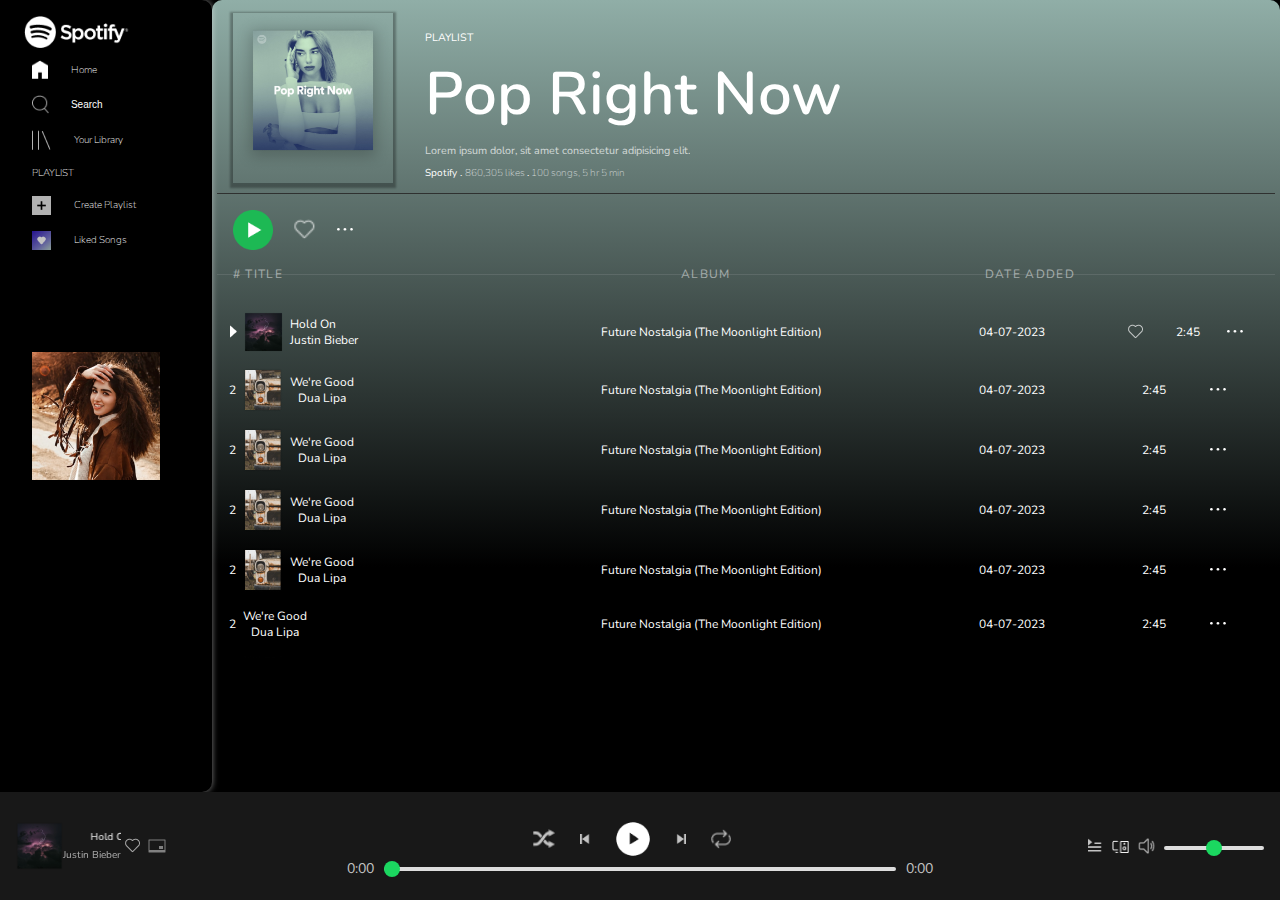
<file: playlist.html>
<!DOCTYPE html>
<html lang="en">

<head>
    <meta charset="UTF-8">
    <meta name="viewport" content="width=device-width, initial-scale=1.0">
    <title>Playlist</title>
    <!-- CSS -->
    <link rel="stylesheet" href="playlist.css">
    <!-- Website Icon -->
    <link rel="shortcut icon" href="./assets/spotify-icon.png" type="image/x-icon">
    <!-- Font link -->
    <link rel="preconnect" href="https://fonts.googleapis.com" />
    <link rel="preconnect" href="https://fonts.gstatic.com" crossorigin />
    <link href="https://fonts.googleapis.com/css2?family=Nunito:wght@300;400;700&display=swap" rel="stylesheet" />
</head>

<body>
    <div class="container">
        <div class="sidebar">
            <!-- Spotify=logo -->
            <img class="logo" id="glogo" src="./Assets/logo.png" alt="logo">
            <!-- sidebar-content section -->
            <!-- menu-section -->
            <ul class="menu">
                <li id="home">
                    <img src="./Assets/home.png" alt="home">
                    <a href="index.html">Home</a>
                </li>
                <li>
                    <img src="./Assets/search.png" alt="Search">
                    <a href="#"><input type="text" placeholder="Search" id="Search-bar" /></a>
                </li>
                <li>
                    <img src="./Assets/library.png" alt="Library">
                    <a href="#">Your Library</a>
                </li>
                <li class="p-text">PLAYLIST</li>
                <li id="list2">
                    <img src="./Assets/plus.png" alt="plus">
                    <a href="#">Create Playlist</a>
                </li>
                <li id="list2">
                    <img src="./Assets/littleheart.png" alt="purpleheart">
                    <a href="playlist.html">Liked Songs</a>
                </li>

                <br>
            </ul>
            <img id="albumart" src="./Assets/album art.png" alt="lady">
        </div>
        <div class="right-main">
            <div class="top-banner">
                <div class="pop-img">
                    <img src="/Assets/lady.png" alt="dualipa" style="width: 10rem; height: 10rem;">
                </div>
                <div class="pop-text">
                    <h6 style="font-weight: 400;">PLAYLIST</h6>
                    <h1 style="font-size: 60px; font-weight: 600;">Pop Right Now</h1>
                    <h6 style="font-style: normal; font-weight: 400; opacity: 0.699999988079071;">Lorem ipsum dolor, sit
                        amet consectetur adipisicing elit.</h6>
                    <span style="font-size: 10px; font-weight: 200;"><b>Spotify . </b><span
                            style="opacity: 0.699999988079071;">860,305 likes </span><b>.</b> <span
                            style="opacity: 0.699999988079071;">100 songs, 5 hr 5 min</span></span>
                </div>
            </div>
            <div class="icons">
                <img id="btn" src="./Assets/play (1).png" style="height: 2.5rem;" alt="gplay">
                <img id="btn" src="./Assets/heart (1).png" style="height: 2rem;" alt="heart">
                <img id="btn" src="./Assets/three-dot.png" style="height: 0.2rem;" alt="three-dot">
            </div>
            <div class="inline-text">
                <div class="border"></div>
                <div class="text">
                    <div class="light-text"># TITLE</div>
                    <div class="light-text" style="margin-left: 9rem;">ALBUM</div>
                    <div class="light-text" style="margin-right: 12.5rem;">DATE ADDED</div>
                </div>
            </div>
            <!--table-list -->
            <div class="table-list">
                <table class="custom-table">
                    <tr>
                        <td>
                            <img src="./Assets/playbtn.png" style="margin-left: -0.5rem" alt="playbtn">
                            <img src="./Assets/rectangle9.png" style="height: 2.5rem; margin-left: -0.5rem;"
                                alt="SongImage">
                            <div class="songdetails">
                                <div class="songname">Hold On</div>
                                <div class="author">Justin Bieber</div>
                            </div>
                        </td>
                        <td>Future Nostalgia (The Moonlight Edition)</td>
                        <td>04-07-2023</td>
                        <td>
                            <div class="moreMenu">
                                <img src="./Assets/heart (1).png" alt="LikeSong">
                                <p>2:45</p>
                                <img class="three-dot" src="./Assets/three-dot.png" alt="More-Options">
                            </div>
                        </td>
                    </tr>
                    <tr>
                        <td>
                            <p>2</p>
                            <img src="./Assets/list-img.png" alt="SongImage">
                            <div class="songdetails">
                                <div class="songname">We're Good</div>
                                <div class="author">Dua Lipa</div>
                            </div>
                        </td>
                        <td>Future Nostalgia (The Moonlight Edition)</td>
                        <td>04-07-2023</td>
                        <td>
                            <div class="moreMenu">
                                <!-- <img src="./Assets/heart (1).png" alt="LikeSong"> -->
                                <p>2:45</p>
                                <img class="three-dot" src="./Assets/three-dot.png" alt="More-Options">
                            </div>
                        </td>
                    </tr>
                    <tr>
                        <td>
                            <p>2</p>
                            <img src="./Assets/list-img.png" alt="SongImage">
                            <div class="songdetails">
                                <div class="songname">We're Good</div>
                                <div class="author">Dua Lipa</div>
                            </div>
                        </td>
                        <td>Future Nostalgia (The Moonlight Edition)</td>
                        <td>04-07-2023</td>
                        <td>
                            <div class="moreMenu">
                                <!-- <img src="./Assets/heart (1).png" alt="LikeSong"> -->
                                <p>2:45</p>
                                <img class="three-dot" src="./Assets/three-dot.png" alt="More-Options">
                            </div>
                        </td>
                    </tr>
                    <tr>
                        <td>
                            <p>2</p>
                            <img src="./Assets/list-img.png" alt="SongImage">
                            <div class="songdetails">
                                <div class="songname">We're Good</div>
                                <div class="author">Dua Lipa</div>
                            </div>
                        </td>
                        <td>Future Nostalgia (The Moonlight Edition)</td>
                        <td>04-07-2023</td>
                        <td>
                            <div class="moreMenu">
                                <!-- <img src="./Assets/heart (1).png" alt="LikeSong"> -->
                                <p>2:45</p>
                                <img class="three-dot" src="./Assets/three-dot.png" alt="More-Options">
                            </div>
                        </td>
                    </tr>
                    <tr>
                        <td>
                            <p>2</p>
                            <img src="./Assets/list-img.png" alt="SongImage">
                            <div class="songdetails">
                                <div class="songname">We're Good</div>
                                <div class="author">Dua Lipa</div>
                            </div>
                        </td>
                        <td>Future Nostalgia (The Moonlight Edition)</td>
                        <td>04-07-2023</td>
                        <td>
                            <div class="moreMenu">
                                <!-- <img src="./Assets/heart (1).png" alt="LikeSong"> -->
                                <p>2:45</p>
                                <img class="three-dot" src="./Assets/three-dot.png" alt="More-Options">
                            </div>
                        </td>
                    </tr>
                    <tr>
                        <td>
                            <p>2</p>
                            <!-- <img src="./Assets/list-img.png" alt="SongImage"> -->
                            <div class="songdetails">
                                <div class="songname">We're Good</div>
                                <div class="author">Dua Lipa</div>
                            </div>
                        </td>
                        <td>Future Nostalgia (The Moonlight Edition)</td>
                        <td>04-07-2023</td>
                        <td>
                            <div class="moreMenu">
                                <!-- <img src="./Assets/heart (1).png" alt="LikeSong"> -->
                                <p>2:45</p>
                                <img class="three-dot" src="./Assets/three-dot.png" alt="More-Options">
                            </div>
                        </td>
                    </tr>
                    <tr>
                        <td>
                            <p>2</p>
                            <img src="./Assets/list-img.png" alt="SongImage">
                            <div class="songdetails">
                                <div class="songname">We're Good</div>
                                <div class="author">Dua Lipa</div>
                            </div>
                        </td>
                        <td>Future Nostalgia (The Moonlight Edition)</td>
                        <td>04-07-2023</td>
                        <td>
                            <div class="moreMenu">
                                <!-- <img src="./Assets/heart (1).png" alt="LikeSong"> -->
                                <p>2:45</p>
                                <img class="three-dot" src="./Assets/three-dot.png" alt="More-Options">
                            </div>
                        </td>
                    </tr>
                    <tr>
                        <td>
                            <p>2</p>
                            <img src="./Assets/list-img.png" alt="SongImage">
                            <div class="songdetails">
                                <div class="songname">We're Good</div>
                                <div class="author">Dua Lipa</div>
                            </div>
                        </td>
                        <td>Future Nostalgia (The Moonlight Edition)</td>
                        <td>04-07-2023</td>
                        <td>
                            <div class="moreMenu">
                                <!-- <img src="./Assets/heart (1).png" alt="LikeSong"> -->
                                <p>2:45</p>
                                <img class="three-dot" src="./Assets/three-dot.png" alt="More-Options">
                            </div>
                        </td>
                    </tr>
                    <br>
                </table>
            </div>

        </div>


        <!-- Footer -->
        <div class="footer-music-player">

            <div class="current-play">
                <img class="music-art" style="height: 3rem;" src="./Assets/rectangle9.png" alt="playing">
                <div class="col-flex">
                    <marquee behavior="" scrollamount="4">
                        <p style="color: #FFF;">Hold On</p>
                    </marquee>
                    <p style="color: #B3B3B3;">Justin Bieber</p>
                </div>
                <img id="icon-hover" src="./Assets/heart (1).png" alt="heart">
                <img id="icon-hover" src="./Assets/pip (1).png" alt="pip">
            </div>

            <div class="player-center">

                <div class="player-controls">
                    <img id="btn" style="height: 1.6rem; margin-right: 1rem;" src="./Assets/shuffle (1).png" />
                    <img id="btn" style="height: 1.5rem; margin-right: 1rem;" src="./Assets/previous (1).png" />
                    <img id="btn" style="height: 2.5rem; margin-right: 1rem" src="./Assets/gridicons_play (1).png" />
                    <img id="btn" style="height: 1.5rem; margin-right: 1rem;" src="./Assets/next (1).png" />
                    <img id="btn" style="height: 1.5rem; margin-right: 1rem;" src="./Assets/loop (1).png" />
                </div>
                <div class="player-timeline">
                    <span class="current-time">0:00</span>
                    <input type="range" class="timeline-slider" min="0" max="100" step="1" value="0" />
                    <span class="total-time">0:00</span>
                </div>
            </div>

            <div class="volume-controls">
                <img id="btn" src="./Assets/query-queue (1).png"
                    style="height: 1.5rem; width: 1.5rem; margin-top: -0.2rem; margin-right: 0.5rem;"
                    alt="query-queue" />
                <img id="btn" src="./Assets/idk (1).png"
                    style="height: 0.8rem; margin-top: 0.3rem; margin-right: 0.5rem;" alt="idk" />
                <img id="btn" src="./Assets/speaker-white.png" style="height: 1.3rem; margin-right: 0.5rem;"
                    alt="speaker-white" />
                <input type="range" class="volume-slider" min="0" max="100" step="1" value="50" />
            </div>
        </div>
    </div>
</body>

</html>
</file>
<file: playlist.css>
* {
    margin: 0;
    padding: 0;
    box-sizing: border-box !important;
}

body,
html {
    height: 100%;
    margin: 0rem;
    display: flex !important;
    flex-direction: column !important;
    overflow: hidden !important;
    font-family: "Nunito", sans-serif !important;
    color: white;
    background: black;
}

.container {
    display: flex;
    flex: 1;
    height: 98vh;
    overflow: hidden;
}

/* Sidebar */
.sidebar {
    flex: 0.18;
    position: relative;
    overflow: hidden;
    /* overflow-y: scroll; */
    width: 20%;
    height: 88vh;
    background-color: #000;
    border-radius: 0 10px 10px 0;
    box-shadow: 0 0 6px rgba(255, 255, 255, 0.5);
    font-size: 10px;
    font-weight: 200;
    line-height: normal;
}

.logo {
    position: relative;
    top: 1rem;
    left: 1.5rem;
    height: 2rem;
}

input {
    outline: none;
    border: none;
    display: block;
    background: black;
    overflow: visible;
    color: white;
    font-size: 10px;
    width: 6rem;
}

input::placeholder {
    color: white;
    font-weight: 400;
}

.sidebar .menu {
    position: relative;
    width: 100%;
    top: 1rem;
}

.sidebar .menu li a {
    color: white;
    text-decoration: none;
}

.sidebar .menu li {
    padding: 0.5rem 2rem;
    display: flex;
    justify-content: flex-start;
    align-items: center;
    transition: all 0.3s ease;
}

/* .sidebar .menu li:hover {
    width: 100%;
    height: 2.5rem;
    border-radius: 6px;
    background: #282828;
    cursor: pointer;
} */

.sidebar .menu img {
    height: 1.2rem;
    margin-right: 1.4rem;
}

#albumart {
    margin-top: 6rem;
    margin-left: 2rem;
    height: 8rem;
}

/* ------------------------------------------------------------------------- */

/* Right main */
.right-main {
    flex: 0.9;
    width: 80vw;
    height: 90vh;
    border-radius: 10px;
    padding: 5px;
    background: linear-gradient(180deg, #90AEA7 0%, #000 70%);
}

.top-banner {
    display: flex;
    justify-content: start;
    margin-top: 0.5rem;
}

.pop-img {
    height: 170px;
    margin-left: 1rem;
    box-shadow: 0px 2px 2px 3px rgba(0, 0, 0, 0.30);
}

.pop-text {
    padding-top: 1rem;
    margin-left: 2rem;
    line-height: 1.6;
}

.pop-text h1 {
    font-style: normal;
}

.icons {
    margin-top: 0.5rem;
    display: flex;
    justify-content: flex-start;
    align-items: center;
    padding: 1rem 0;
    border-top: 0.1px solid #2f3130;
}

.icons img {
    padding-left: 1rem;
}

.inline-text {
    position: relative;
    margin-top: 0.5rem;
}

.border {
    border-bottom: 1px solid white;
    opacity: 0.10000000149011612;
}

.text {
    display: flex;
    justify-content: space-between;
    padding-left: 1rem;
    margin-top: -9px;
    color: #FFF;
    font-size: 0.5rem;
    line-height: normal;
    letter-spacing: 0.0825rem;
    opacity: 0.699999988079071;
}

.light-text {
    color: #FFF;
    font-size: 0.75rem;
    font-weight: 400;
    line-height: normal;
    letter-spacing: 0.0825rem;
    opacity: 0.699999988079071;
}

/* Table List */
.table-list {
    width: 100%;
    overflow-x: auto;
    /* Enable horizontal scrolling for small screens if needed */
    overflow-y: scroll;
    height: 47%;
}

.table-list::-webkit-scrollbar {
    display: none;
    /* for Chrome, Safari, and Opera */
}

/* Table Styling */
.custom-table {
    width: 100%;
    border-collapse: collapse;
    /* Remove cell spacing */
}

.custom-table th,
.custom-table td {
    padding: 8px 12px;
}

.custom-table th {
    font-weight: bold;
    text-align: left;
}

.custom-table tr {
    background-color: transparent;
}

.custom-table tr:hover {
    background: #ffffff1c;
    border-radius: 5px;
}

.custom-table tr td {
    color: #FFF;
    font-size: 12px;
    font-style: normal;
    font-weight: 400;
    text-align: center;
}

.custom-table tr :first-child {
    display: flex;
    align-items: center;
    gap: 7px;

}

.moreMenu {
    display: flex;
    justify-content: space-evenly;
    align-items: center;
}

.three-dot {
    height: 0.2rem
}


/* ---------------------------------------------------------------------- */
/* Footer-music-player */
.footer-music-player {
    position: fixed;
    bottom: 0;
    background-color: #181818;
    height: 12vh;
    width: 100vw;
    display: flex;
    justify-content: space-between;
    align-items: center;
    transition: all 0.5s ease;
}

#btn:hover {
    scale: 1.1;
    border-radius: 30%;
    /* transition: all 1s ease-in-out 0s; */
    /* box-shadow: 0px 0px 8px rgb(55, 54, 54); */
}

.current-play {
    display: flex;
    flex-wrap: wrap;
    justify-content: flex-start;
    align-items: center;
    opacity: 0.9;
    width: 20vw;
    font-weight: 500;
    cursor: pointer;
    margin-left: 1rem;
    font-size: 10px;
}

#icon-hover {
    transition: all 0.5s ease;
}

#icon-hover:hover {
    scale: 1.2;
    border-radius: 50%;
}

.volume-controls {
    width: 20vw;
}

.player-center {
    display: flex;
    flex-direction: column;
    justify-content: center;
    align-items: center;
    width: 40vw;
}

.player-controls {
    display: flex;
    align-items: center;
    margin-top: 5px;
}

.volume-controls {
    display: flex;
    justify-content: flex-end;
    margin-right: 1rem;
}

.player-timeline {
    display: flex;
    align-items: center;
    font-size: 14px;
    color: #C4C4C4;
}

.timeline-slider {
    margin: 0 10px;
    width: 40vw;
    border-radius: 50%;
}

.volume-slider {
    width: 100px;
    height: 4px;
    margin-top: 10px;
    border-radius: 50%;
}

.timeline-slider:hover,
.volume-slider:hover {
    background-color: #1bd760;
}

.timeline-slider,
.volume-slider {
    appearance: none;
}

.timeline-slider::-webkit-slider-runnable-track,
.volume-slider::-webkit-slider-runnable-track {
    height: 4px;
    background: #ddd;
    border: none;
    border-radius: 100px;
}

.timeline-slider::-webkit-slider-thumb,
.volume-slider::-webkit-slider-thumb {
    -webkit-appearance: none;
    border: none;
    height: 16px;
    width: 16px;
    border-radius: 50%;
    background: #1bd760;
    margin-top: -6px;
}

.timeline-slider:focus,
.volume-slider:focus {
    outline: none;
}

.timeline-slider:focus::-webkit-slider-runnable-track {
    background: #ccc;
}

/* -------------------------------------------------------------------------- */

/* Media Query */

/* small Devices */
@media (max-width: 320px) {
    .sidebar {
        flex: 0.20;
    }

    .logo {
        height: 1.8rem;
        margin-left: -2.2rem;
    }

    .menu {
        margin-left: -1rem;
    }

    a {
        display: none;
    }

    #albumart {
        height: 4rem;
        margin-top: 4rem;
        margin-left: 0.5rem;
    }

    .right-main {
        flex: 0.80;
        overflow-y: auto;
    }

    .top-banner {
        display: flex;
        flex-direction: column;
        justify-content: center;
    }

    .nav-btn {
        display: none;
    }


}

@media (max-width: 480px) {
    .sidebar {
        flex: 0.20;
    }

    .logo {
        height: 1.8rem;
        margin-left: -2.2rem;
    }

    .menu {
        margin-left: -1rem;
    }

    a {
        display: none;
    }

    #albumart {
        height: 4rem;
        margin-top: 4rem;
        margin-left: 0.5rem;
    }

    .right-main {
        flex: 0.80;
        overflow-y: auto;
    }

    .top-banner {
        display: flex;
        flex-direction: column;
        justify-content: start;
    }

    .nav-btn {
        display: none;
    }

    .pop-img {
        width: 170px;
    }

    .pop-text h1 {
        font-size: 3px;
        line-height: 1;
    }

    .icons img {
        height: 1rem;
    }

    .inline-text {
        display: none
    }

}

/* --For Tablet-- */
@media (max-width: 768px) {

    .sidebar {
        flex: 0.35;
        padding-left: 1rem;
    }

    .menu {
        margin-top: 2rem;
    }

    .right-main {
        flex: 0.80;
    }

    .top-banner {
        display: flex;
        justify-content: start;
    }

    .nav-btn {
        display: none;
    }

    .pop-img {
        height: 170px;
    }

    .pop-text {
        font-size: 5px;
    }

    .pop-text h1 {
        line-height: 1;
    }

    .icons img {
        height: 1rem;
    }

    .inline-text {
        display: none
    }

}

@media only screen and (max-width: 954px) {
    .sidebar {
        flex: 0.35;
        padding-left: 1rem;
    }

    .menu {
        margin-top: 2rem;
    }

    .right-main {
        flex: 0.80;
    }

    .top-banner {
        display: flex;
        justify-content: start;
    }

    .nav-btn {
        display: none;
    }

    .pop-img {
        height: 170px;
    }

    .pop-text {
        font-size: 5px;
    }

    .pop-text h1 {
        line-height: 1;
    }

    .icons img {
        height: 1rem;
    }

}
</file>
